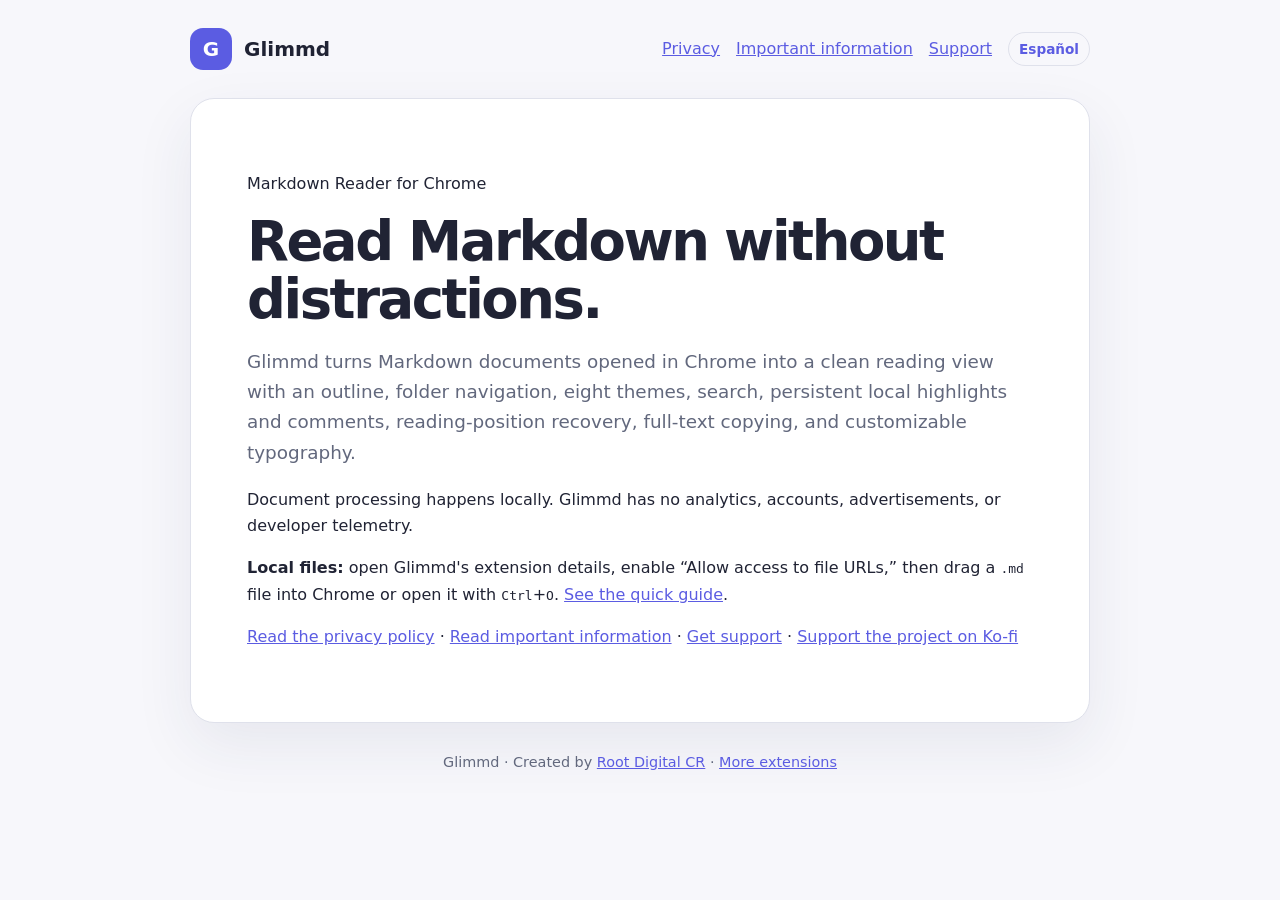
<file: index.html>
<!doctype html>
<html lang="en">
<head>
  <meta charset="utf-8">
  <meta name="viewport" content="width=device-width, initial-scale=1">
  <meta name="description" content="Official public information, privacy policy, and support for the Glimmd Chrome extension.">
  <title>Glimmd — Markdown Reader</title>
  <link rel="stylesheet" href="styles.css">
</head>
<body>
  <header>
    <a class="brand" href="index.html"><span class="mark">G</span><strong>Glimmd</strong></a>
    <nav><a href="privacy.html">Privacy</a><a href="important-information.html">Important information</a><a href="support.html">Support</a><a class="language-link" href="es/" lang="es">Español</a></nav>
  </header>
  <main>
    <p>Markdown Reader for Chrome</p>
    <h1>Read Markdown without distractions.</h1>
    <p class="lead">Glimmd turns Markdown documents opened in Chrome into a clean reading view with an outline, folder navigation, eight themes, search, persistent local highlights and comments, reading-position recovery, full-text copying, and customizable typography.</p>
    <p>Document processing happens locally. Glimmd has no analytics, accounts, advertisements, or developer telemetry.</p>
    <p><strong>Local files:</strong> open Glimmd's extension details, enable “Allow access to file URLs,” then drag a <code>.md</code> file into Chrome or open it with <kbd>Ctrl</kbd>+<kbd>O</kbd>. <a href="support.html">See the quick guide</a>.</p>
    <p><a href="privacy.html">Read the privacy policy</a> · <a href="important-information.html">Read important information</a> · <a href="support.html">Get support</a> · <a href="https://ko-fi.com/rootdigitalcr" rel="noopener noreferrer">Support the project on Ko-fi</a></p>
  </main>
  <footer>Glimmd · Created by <a href="https://root-cr.com/" rel="noopener noreferrer">Root Digital CR</a> · <a href="https://root-cr.com/extensions" target="_blank" rel="noopener noreferrer" referrerpolicy="no-referrer">More extensions</a></footer>
</body>
</html>
</file>
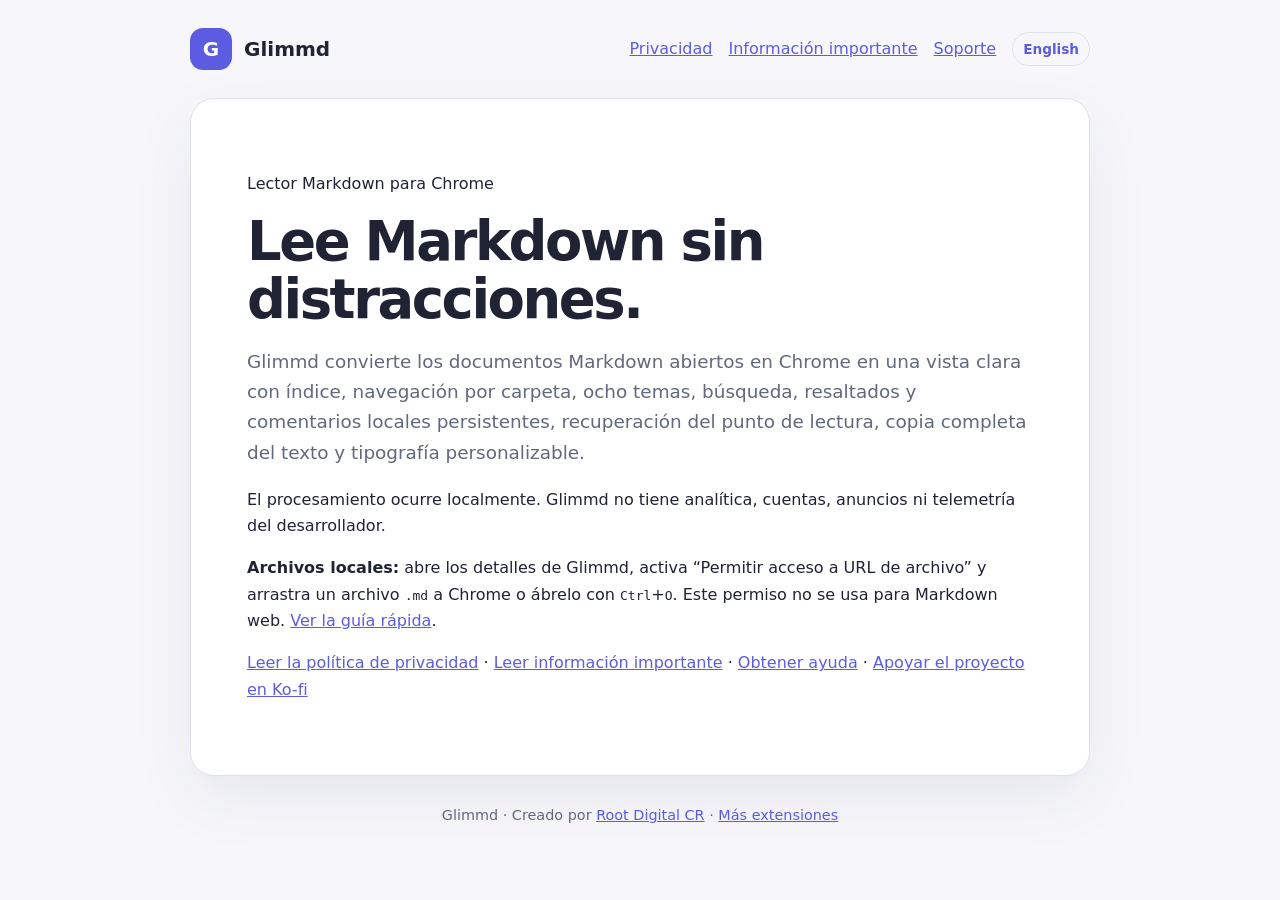
<file: es/index.html>
<!doctype html>
<html lang="es">
<head>
  <meta charset="utf-8">
  <meta name="viewport" content="width=device-width, initial-scale=1">
  <meta name="description" content="Información pública, política de privacidad y soporte oficial de la extensión Glimmd para Chrome.">
  <title>Glimmd — Lector Markdown</title>
  <link rel="stylesheet" href="../styles.css">
</head>
<body>
  <header>
    <a class="brand" href="index.html"><span class="mark">G</span><strong>Glimmd</strong></a>
    <nav><a href="privacy.html">Privacidad</a><a href="informacion-importante.html">Información importante</a><a href="support.html">Soporte</a><a class="language-link" href="../" lang="en">English</a></nav>
  </header>
  <main>
    <p>Lector Markdown para Chrome</p>
    <h1>Lee Markdown sin distracciones.</h1>
    <p class="lead">Glimmd convierte los documentos Markdown abiertos en Chrome en una vista clara con índice, navegación por carpeta, ocho temas, búsqueda, resaltados y comentarios locales persistentes, recuperación del punto de lectura, copia completa del texto y tipografía personalizable.</p>
    <p>El procesamiento ocurre localmente. Glimmd no tiene analítica, cuentas, anuncios ni telemetría del desarrollador.</p>
    <p><strong>Archivos locales:</strong> abre los detalles de Glimmd, activa “Permitir acceso a URL de archivo” y arrastra un archivo <code>.md</code> a Chrome o ábrelo con <kbd>Ctrl</kbd>+<kbd>O</kbd>. Este permiso no se usa para Markdown web. <a href="support.html">Ver la guía rápida</a>.</p>
    <p><a href="privacy.html">Leer la política de privacidad</a> · <a href="informacion-importante.html">Leer información importante</a> · <a href="support.html">Obtener ayuda</a> · <a href="https://ko-fi.com/rootdigitalcr" rel="noopener noreferrer">Apoyar el proyecto en Ko-fi</a></p>
  </main>
  <footer>Glimmd · Creado por <a href="https://root-cr.com/" rel="noopener noreferrer">Root Digital CR</a> · <a href="https://root-cr.com/extensions" target="_blank" rel="noopener noreferrer" referrerpolicy="no-referrer">Más extensiones</a></footer>
</body>
</html>
</file>
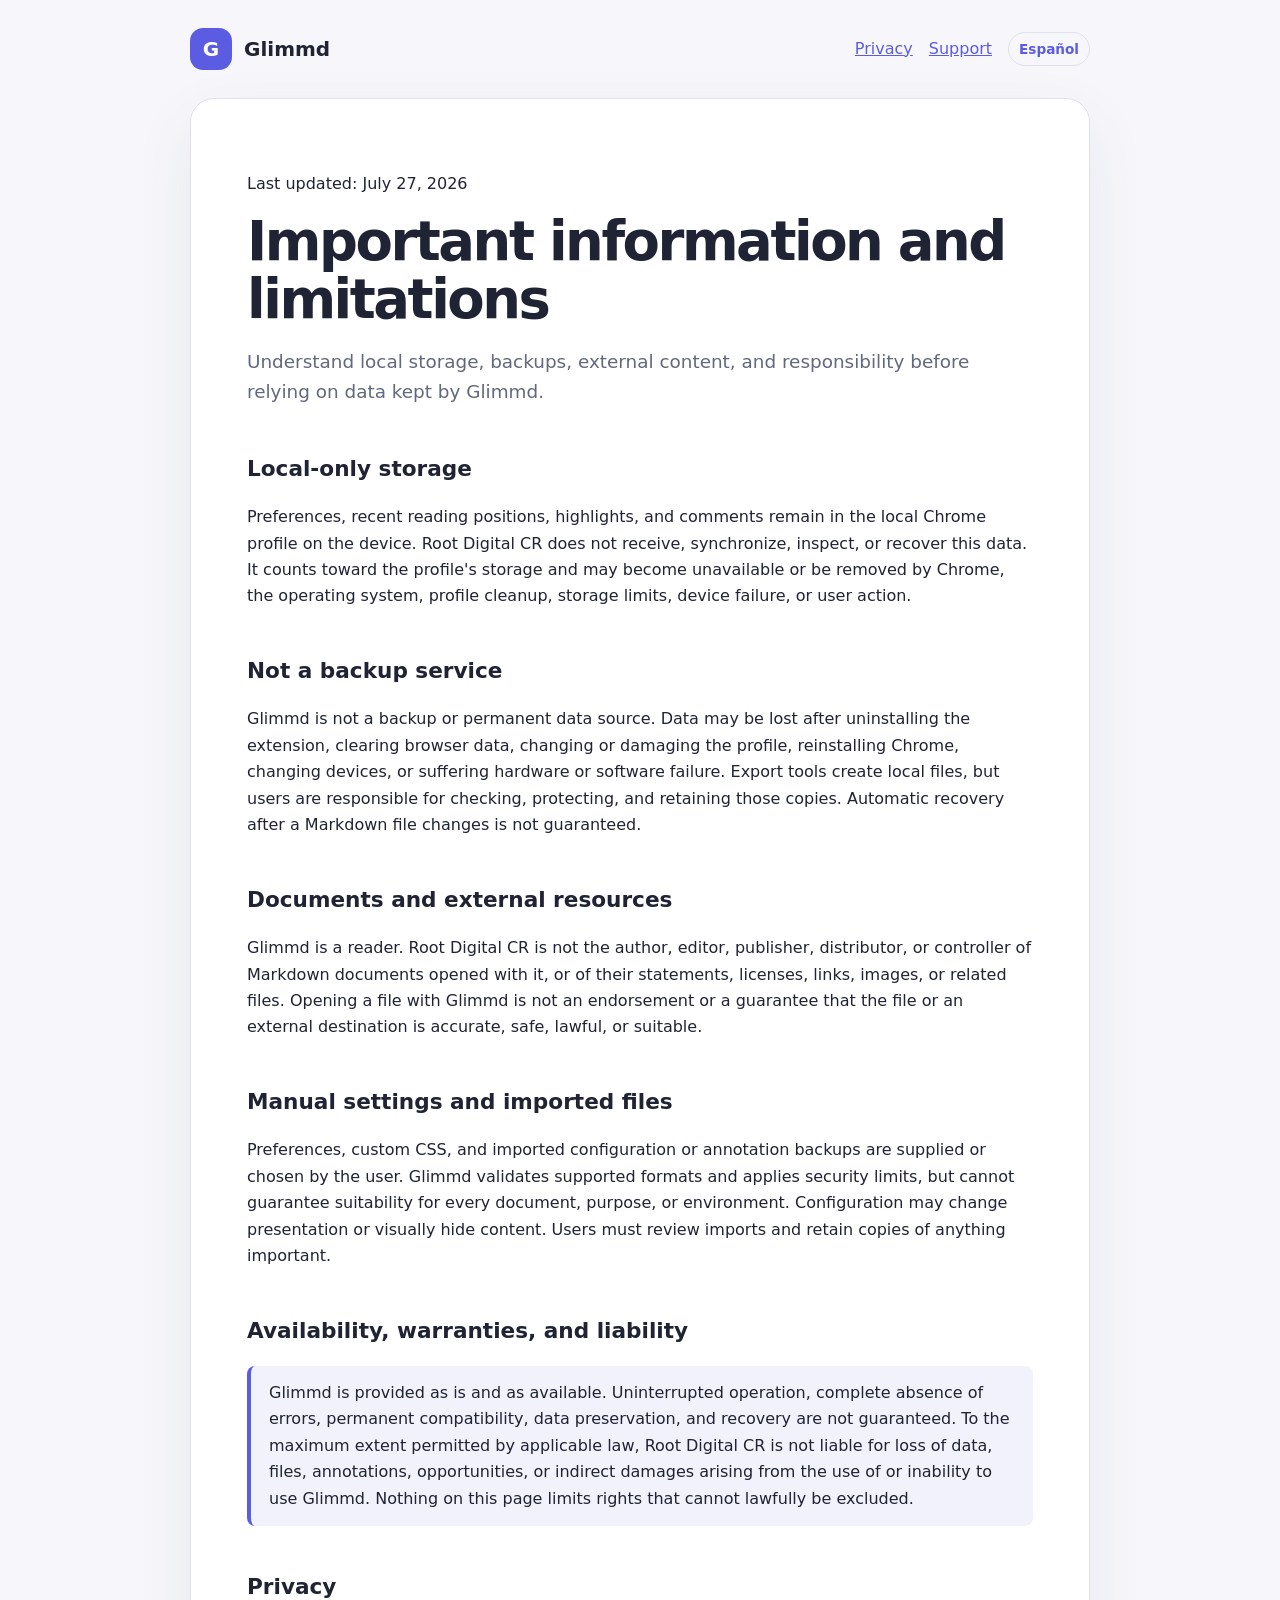
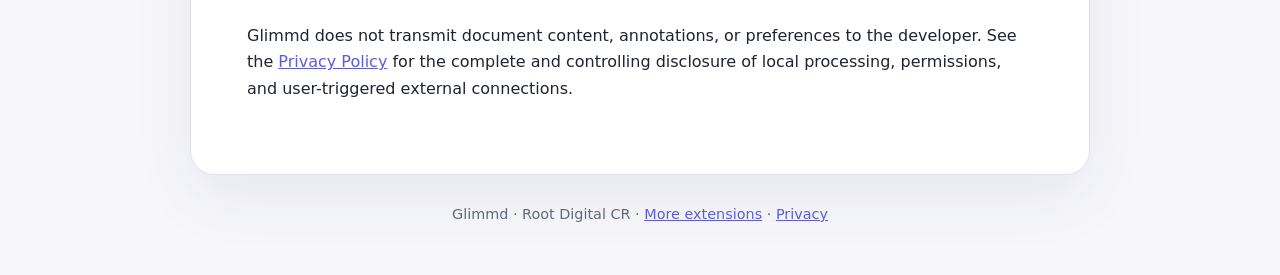
<file: important-information.html>
<!doctype html>
<html lang="en">
<head>
  <meta charset="utf-8">
  <meta name="viewport" content="width=device-width, initial-scale=1">
  <meta name="description" content="Important information about local storage, backups, external content, and limitations of Glimmd.">
  <title>Important Information — Glimmd</title>
  <link rel="stylesheet" href="styles.css">
</head>
<body>
  <header>
    <a class="brand" href="index.html"><span class="mark">G</span><strong>Glimmd</strong></a>
    <nav><a href="privacy.html">Privacy</a><a href="support.html">Support</a><a class="language-link" href="es/informacion-importante.html" lang="es">Español</a></nav>
  </header>
  <main>
    <p>Last updated: July 27, 2026</p>
    <h1>Important information and limitations</h1>
    <p class="lead">Understand local storage, backups, external content, and responsibility before relying on data kept by Glimmd.</p>
    <h2>Local-only storage</h2>
    <p>Preferences, recent reading positions, highlights, and comments remain in the local Chrome profile on the device. Root Digital CR does not receive, synchronize, inspect, or recover this data. It counts toward the profile's storage and may become unavailable or be removed by Chrome, the operating system, profile cleanup, storage limits, device failure, or user action.</p>
    <h2>Not a backup service</h2>
    <p>Glimmd is not a backup or permanent data source. Data may be lost after uninstalling the extension, clearing browser data, changing or damaging the profile, reinstalling Chrome, changing devices, or suffering hardware or software failure. Export tools create local files, but users are responsible for checking, protecting, and retaining those copies. Automatic recovery after a Markdown file changes is not guaranteed.</p>
    <h2>Documents and external resources</h2>
    <p>Glimmd is a reader. Root Digital CR is not the author, editor, publisher, distributor, or controller of Markdown documents opened with it, or of their statements, licenses, links, images, or related files. Opening a file with Glimmd is not an endorsement or a guarantee that the file or an external destination is accurate, safe, lawful, or suitable.</p>
    <h2>Manual settings and imported files</h2>
    <p>Preferences, custom CSS, and imported configuration or annotation backups are supplied or chosen by the user. Glimmd validates supported formats and applies security limits, but cannot guarantee suitability for every document, purpose, or environment. Configuration may change presentation or visually hide content. Users must review imports and retain copies of anything important.</p>
    <h2>Availability, warranties, and liability</h2>
    <p class="notice">Glimmd is provided as is and as available. Uninterrupted operation, complete absence of errors, permanent compatibility, data preservation, and recovery are not guaranteed. To the maximum extent permitted by applicable law, Root Digital CR is not liable for loss of data, files, annotations, opportunities, or indirect damages arising from the use of or inability to use Glimmd. Nothing on this page limits rights that cannot lawfully be excluded.</p>
    <h2>Privacy</h2>
    <p>Glimmd does not transmit document content, annotations, or preferences to the developer. See the <a href="privacy.html">Privacy Policy</a> for the complete and controlling disclosure of local processing, permissions, and user-triggered external connections.</p>
  </main>
  <footer>Glimmd · Root Digital CR · <a href="https://root-cr.com/extensions" target="_blank" rel="noopener noreferrer" referrerpolicy="no-referrer">More extensions</a> · <a href="privacy.html">Privacy</a></footer>
</body>
</html>
</file>
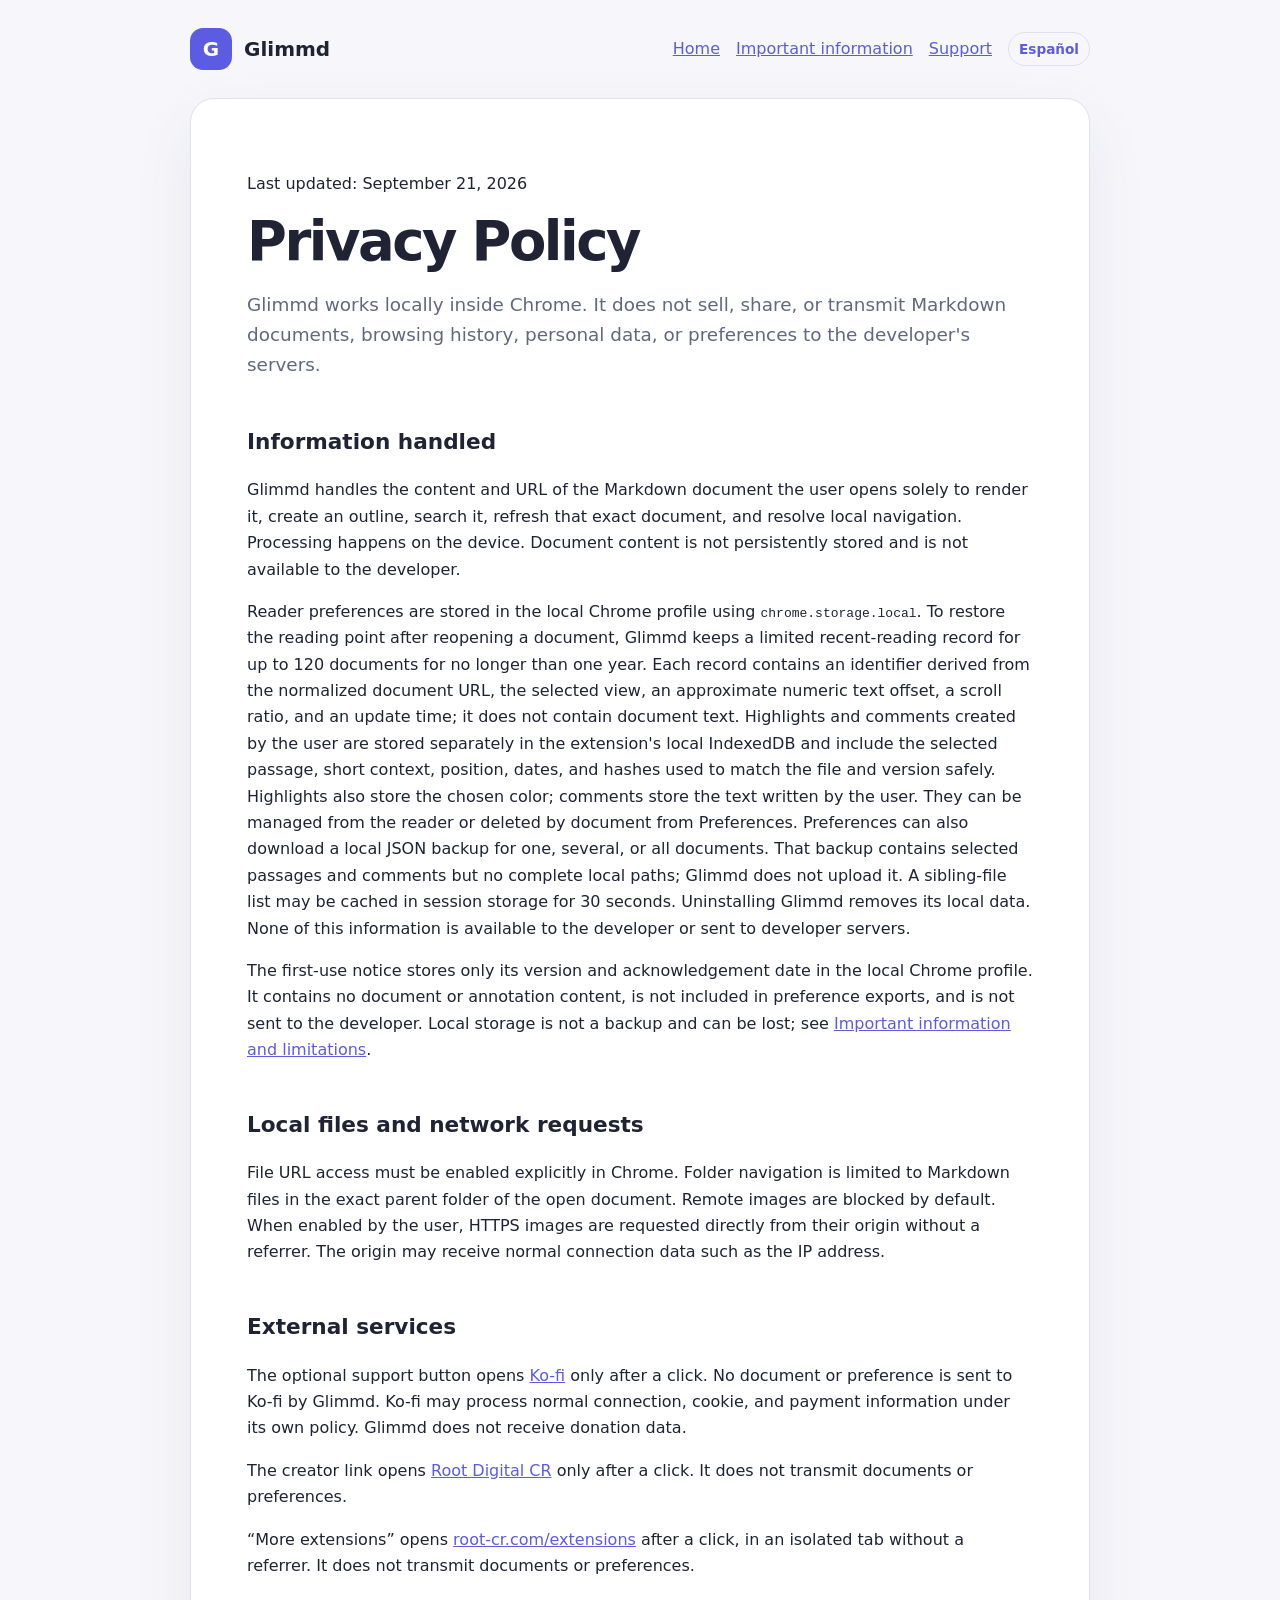
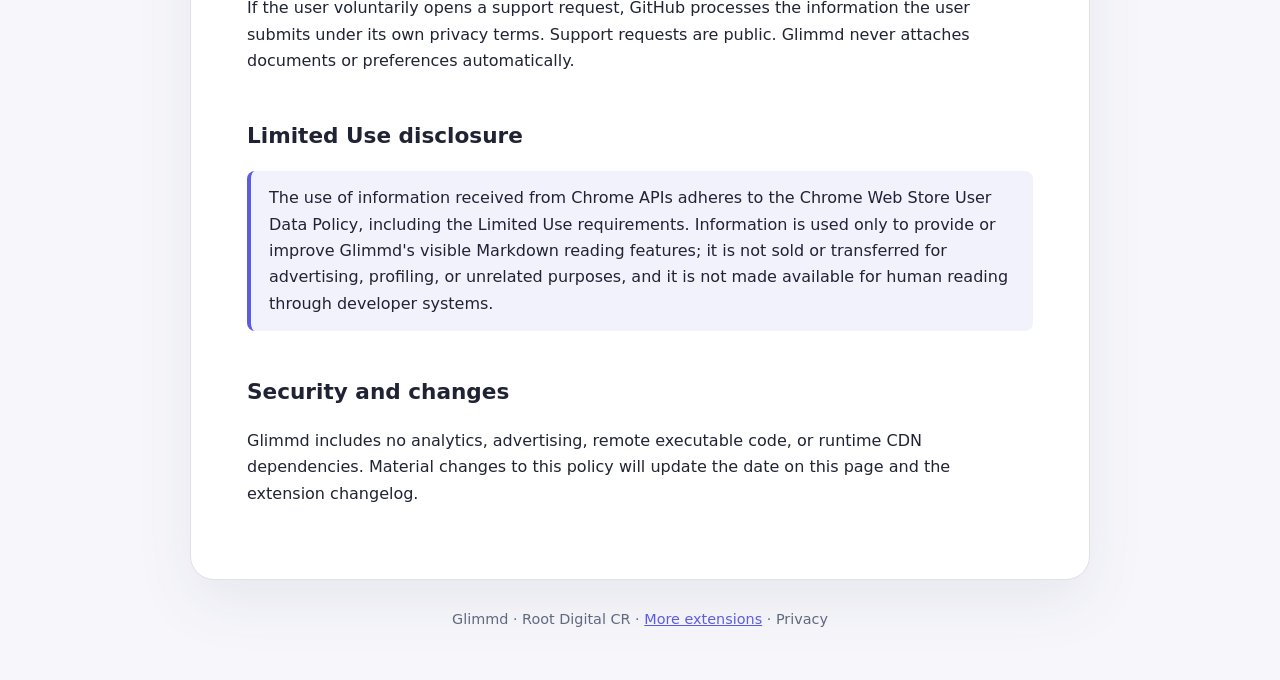
<file: privacy.html>
<!doctype html>
<html lang="en">
<head>
  <meta charset="utf-8">
  <meta name="viewport" content="width=device-width, initial-scale=1">
  <meta name="description" content="Privacy policy for the Glimmd Chrome extension.">
  <title>Privacy Policy — Glimmd</title>
  <link rel="stylesheet" href="styles.css">
</head>
<body>
  <header>
    <a class="brand" href="index.html"><span class="mark">G</span><strong>Glimmd</strong></a>
    <nav><a href="index.html">Home</a><a href="important-information.html">Important information</a><a href="support.html">Support</a><a class="language-link" href="es/privacy.html" lang="es">Español</a></nav>
  </header>
  <main>
    <p>Last updated: September 21, 2026</p>
    <h1>Privacy Policy</h1>
    <p class="lead">Glimmd works locally inside Chrome. It does not sell, share, or transmit Markdown documents, browsing history, personal data, or preferences to the developer's servers.</p>
    <h2>Information handled</h2>
    <p>Glimmd handles the content and URL of the Markdown document the user opens solely to render it, create an outline, search it, refresh that exact document, and resolve local navigation. Processing happens on the device. Document content is not persistently stored and is not available to the developer.</p>
    <p>Reader preferences are stored in the local Chrome profile using <code>chrome.storage.local</code>. To restore the reading point after reopening a document, Glimmd keeps a limited recent-reading record for up to 120 documents for no longer than one year. Each record contains an identifier derived from the normalized document URL, the selected view, an approximate numeric text offset, a scroll ratio, and an update time; it does not contain document text. Highlights and comments created by the user are stored separately in the extension's local IndexedDB and include the selected passage, short context, position, dates, and hashes used to match the file and version safely. Highlights also store the chosen color; comments store the text written by the user. They can be managed from the reader or deleted by document from Preferences. Preferences can also download a local JSON backup for one, several, or all documents. That backup contains selected passages and comments but no complete local paths; Glimmd does not upload it. A sibling-file list may be cached in session storage for 30 seconds. Uninstalling Glimmd removes its local data. None of this information is available to the developer or sent to developer servers.</p>
    <p>The first-use notice stores only its version and acknowledgement date in the local Chrome profile. It contains no document or annotation content, is not included in preference exports, and is not sent to the developer. Local storage is not a backup and can be lost; see <a href="important-information.html">Important information and limitations</a>.</p>
    <h2>Local files and network requests</h2>
    <p>File URL access must be enabled explicitly in Chrome. Folder navigation is limited to Markdown files in the exact parent folder of the open document. Remote images are blocked by default. When enabled by the user, HTTPS images are requested directly from their origin without a referrer. The origin may receive normal connection data such as the IP address.</p>
    <h2>External services</h2>
    <p>The optional support button opens <a href="https://ko-fi.com/rootdigitalcr" rel="noopener noreferrer">Ko-fi</a> only after a click. No document or preference is sent to Ko-fi by Glimmd. Ko-fi may process normal connection, cookie, and payment information under its own policy. Glimmd does not receive donation data.</p>
    <p>The creator link opens <a href="https://root-cr.com/" rel="noopener noreferrer">Root Digital CR</a> only after a click. It does not transmit documents or preferences.</p>
    <p>“More extensions” opens <a href="https://root-cr.com/extensions" target="_blank" rel="noopener noreferrer" referrerpolicy="no-referrer">root-cr.com/extensions</a> after a click, in an isolated tab without a referrer. It does not transmit documents or preferences.</p>
    <p>If the user voluntarily opens a support request, GitHub processes the information the user submits under its own privacy terms. Support requests are public. Glimmd never attaches documents or preferences automatically.</p>
    <h2>Limited Use disclosure</h2>
    <p class="notice">The use of information received from Chrome APIs adheres to the Chrome Web Store User Data Policy, including the Limited Use requirements. Information is used only to provide or improve Glimmd's visible Markdown reading features; it is not sold or transferred for advertising, profiling, or unrelated purposes, and it is not made available for human reading through developer systems.</p>
    <h2>Security and changes</h2>
    <p>Glimmd includes no analytics, advertising, remote executable code, or runtime CDN dependencies. Material changes to this policy will update the date on this page and the extension changelog.</p>
  </main>
  <footer>Glimmd · Root Digital CR · <a href="https://root-cr.com/extensions" target="_blank" rel="noopener noreferrer" referrerpolicy="no-referrer">More extensions</a> · Privacy</footer>
</body>
</html>
</file>
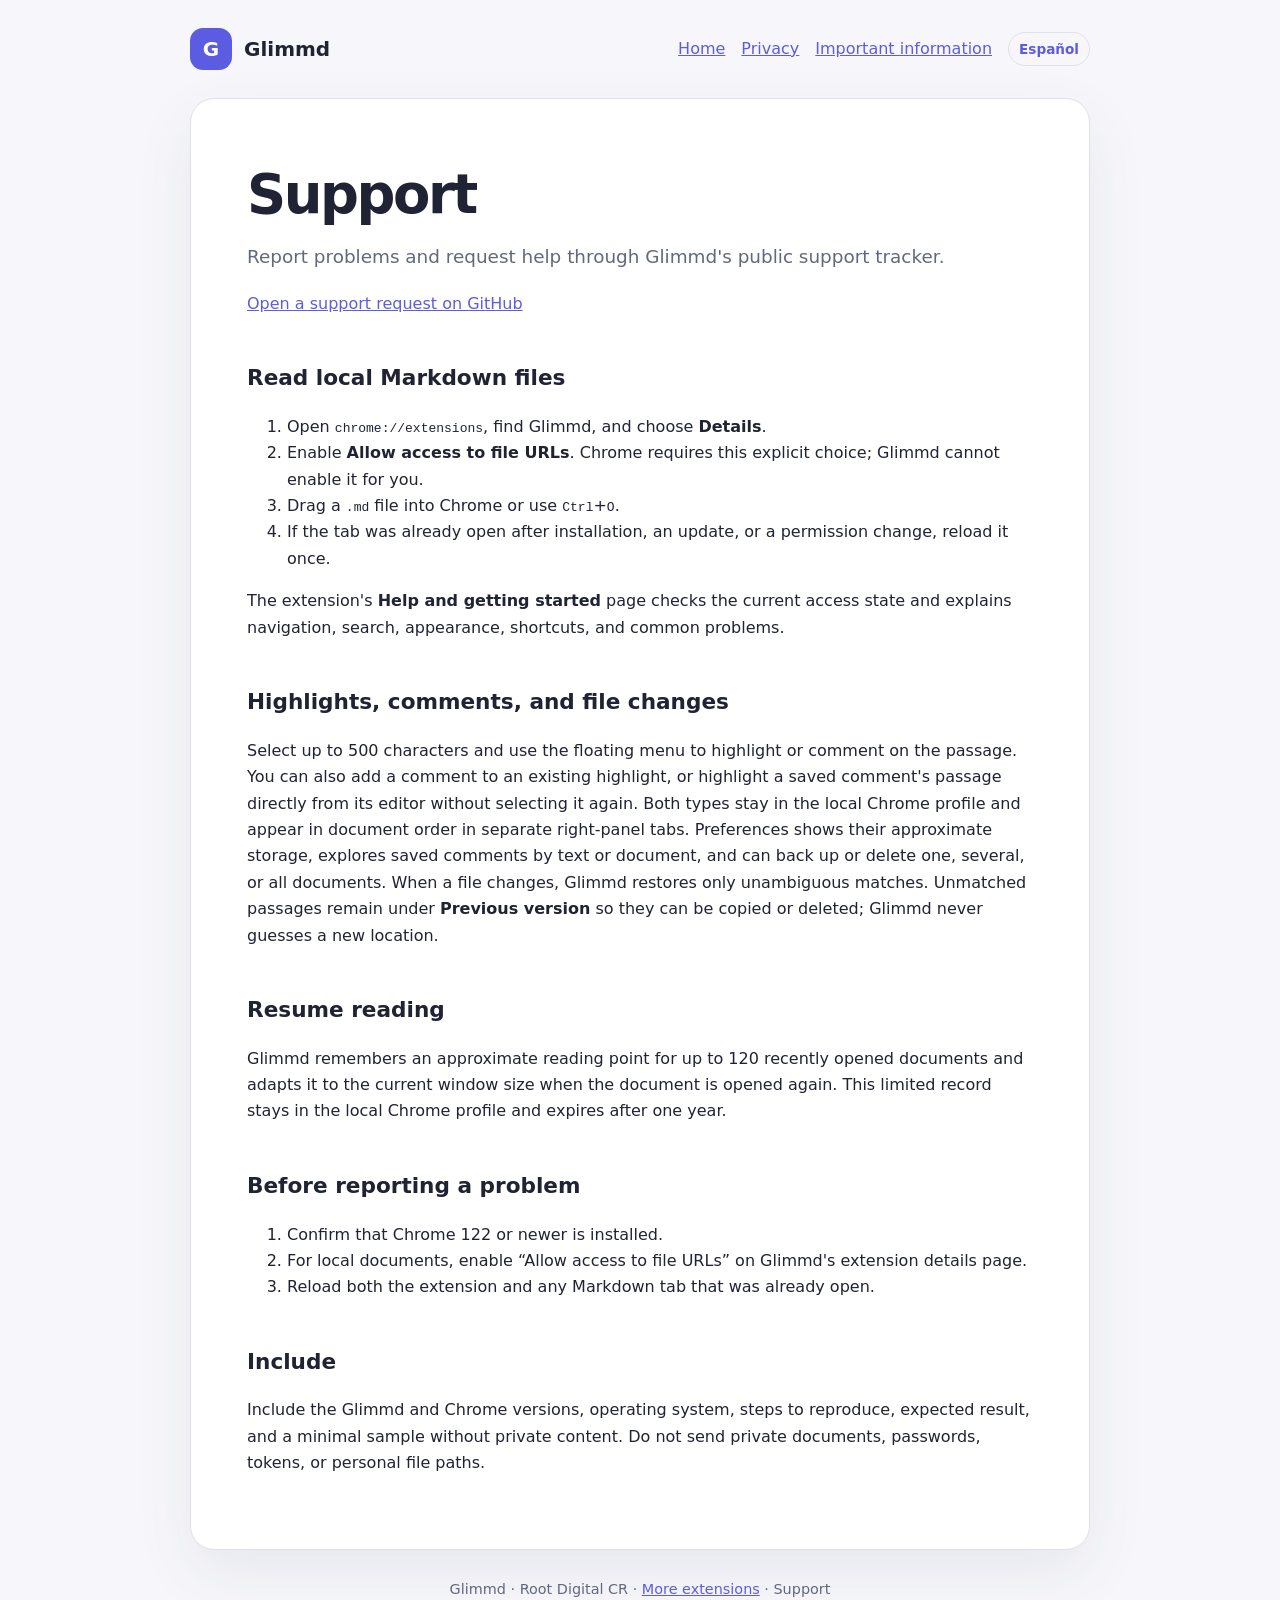
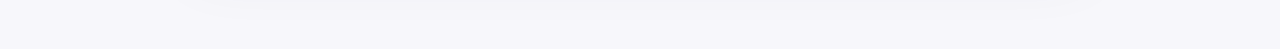
<file: support.html>
<!doctype html>
<html lang="en">
<head>
  <meta charset="utf-8">
  <meta name="viewport" content="width=device-width, initial-scale=1">
  <meta name="description" content="Support information for the Glimmd Chrome extension.">
  <title>Support — Glimmd</title>
  <link rel="stylesheet" href="styles.css">
</head>
<body>
  <header>
    <a class="brand" href="index.html"><span class="mark">G</span><strong>Glimmd</strong></a>
    <nav><a href="index.html">Home</a><a href="privacy.html">Privacy</a><a href="important-information.html">Important information</a><a class="language-link" href="es/support.html" lang="es">Español</a></nav>
  </header>
  <main>
    <h1>Support</h1>
    <p class="lead">Report problems and request help through Glimmd's public support tracker.</p>
    <p><a href="https://github.com/rootdigitalcr/glimmd-pages/issues/new" rel="noopener noreferrer">Open a support request on GitHub</a></p>
    <h2 id="local-files">Read local Markdown files</h2>
    <ol>
      <li>Open <code>chrome://extensions</code>, find Glimmd, and choose <strong>Details</strong>.</li>
      <li>Enable <strong>Allow access to file URLs</strong>. Chrome requires this explicit choice; Glimmd cannot enable it for you.</li>
      <li>Drag a <code>.md</code> file into Chrome or use <kbd>Ctrl</kbd>+<kbd>O</kbd>.</li>
      <li>If the tab was already open after installation, an update, or a permission change, reload it once.</li>
    </ol>
    <p>The extension's <strong>Help and getting started</strong> page checks the current access state and explains navigation, search, appearance, shortcuts, and common problems.</p>
    <h2>Highlights, comments, and file changes</h2>
    <p>Select up to 500 characters and use the floating menu to highlight or comment on the passage. You can also add a comment to an existing highlight, or highlight a saved comment's passage directly from its editor without selecting it again. Both types stay in the local Chrome profile and appear in document order in separate right-panel tabs. Preferences shows their approximate storage, explores saved comments by text or document, and can back up or delete one, several, or all documents. When a file changes, Glimmd restores only unambiguous matches. Unmatched passages remain under <strong>Previous version</strong> so they can be copied or deleted; Glimmd never guesses a new location.</p>
    <h2>Resume reading</h2>
    <p>Glimmd remembers an approximate reading point for up to 120 recently opened documents and adapts it to the current window size when the document is opened again. This limited record stays in the local Chrome profile and expires after one year.</p>
    <h2>Before reporting a problem</h2>
    <ol>
      <li>Confirm that Chrome 122 or newer is installed.</li>
      <li>For local documents, enable “Allow access to file URLs” on Glimmd's extension details page.</li>
      <li>Reload both the extension and any Markdown tab that was already open.</li>
    </ol>
    <h2>Include</h2>
    <p>Include the Glimmd and Chrome versions, operating system, steps to reproduce, expected result, and a minimal sample without private content. Do not send private documents, passwords, tokens, or personal file paths.</p>
  </main>
  <footer>Glimmd · Root Digital CR · <a href="https://root-cr.com/extensions" target="_blank" rel="noopener noreferrer" referrerpolicy="no-referrer">More extensions</a> · Support</footer>
</body>
</html>
</file>
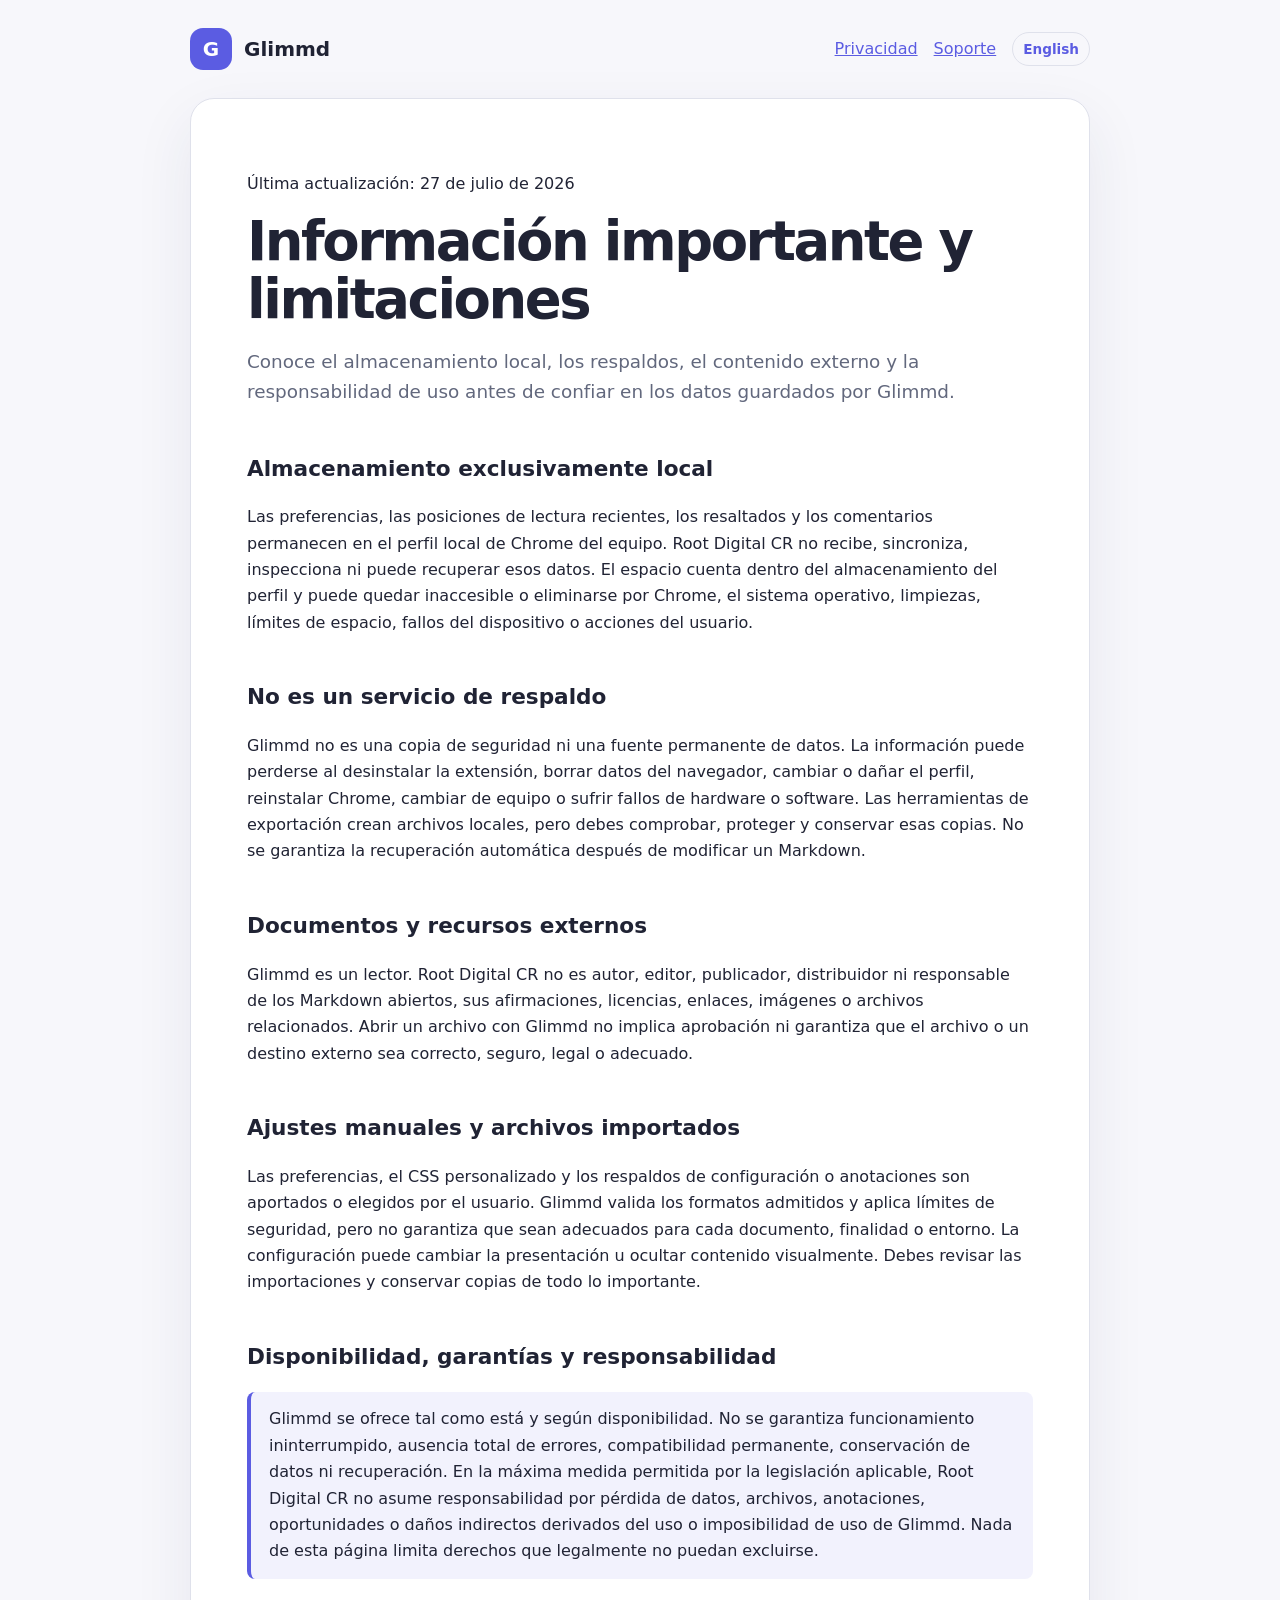
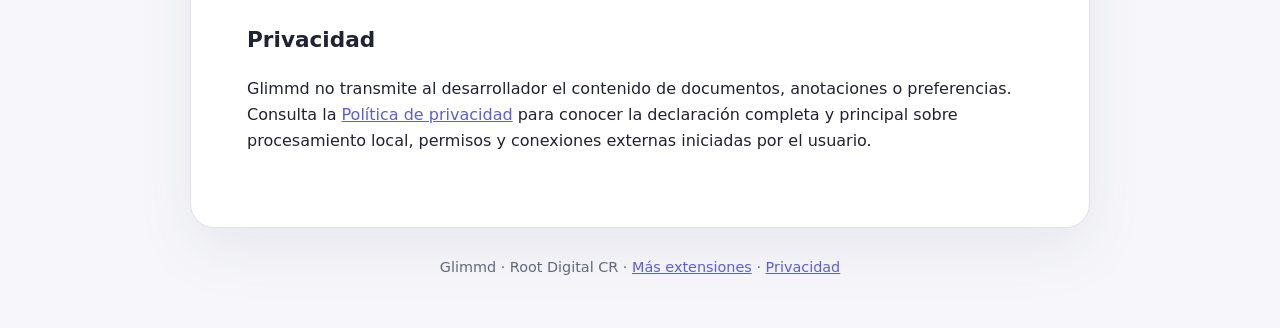
<file: es/informacion-importante.html>
<!doctype html>
<html lang="es">
<head>
  <meta charset="utf-8">
  <meta name="viewport" content="width=device-width, initial-scale=1">
  <meta name="description" content="Información importante sobre almacenamiento local, respaldos, contenido externo y límites de Glimmd.">
  <title>Información importante — Glimmd</title>
  <link rel="stylesheet" href="../styles.css">
</head>
<body>
  <header>
    <a class="brand" href="index.html"><span class="mark">G</span><strong>Glimmd</strong></a>
    <nav><a href="privacy.html">Privacidad</a><a href="support.html">Soporte</a><a class="language-link" href="../important-information.html" lang="en">English</a></nav>
  </header>
  <main>
    <p>Última actualización: 27 de julio de 2026</p>
    <h1>Información importante y limitaciones</h1>
    <p class="lead">Conoce el almacenamiento local, los respaldos, el contenido externo y la responsabilidad de uso antes de confiar en los datos guardados por Glimmd.</p>
    <h2>Almacenamiento exclusivamente local</h2>
    <p>Las preferencias, las posiciones de lectura recientes, los resaltados y los comentarios permanecen en el perfil local de Chrome del equipo. Root Digital CR no recibe, sincroniza, inspecciona ni puede recuperar esos datos. El espacio cuenta dentro del almacenamiento del perfil y puede quedar inaccesible o eliminarse por Chrome, el sistema operativo, limpiezas, límites de espacio, fallos del dispositivo o acciones del usuario.</p>
    <h2>No es un servicio de respaldo</h2>
    <p>Glimmd no es una copia de seguridad ni una fuente permanente de datos. La información puede perderse al desinstalar la extensión, borrar datos del navegador, cambiar o dañar el perfil, reinstalar Chrome, cambiar de equipo o sufrir fallos de hardware o software. Las herramientas de exportación crean archivos locales, pero debes comprobar, proteger y conservar esas copias. No se garantiza la recuperación automática después de modificar un Markdown.</p>
    <h2>Documentos y recursos externos</h2>
    <p>Glimmd es un lector. Root Digital CR no es autor, editor, publicador, distribuidor ni responsable de los Markdown abiertos, sus afirmaciones, licencias, enlaces, imágenes o archivos relacionados. Abrir un archivo con Glimmd no implica aprobación ni garantiza que el archivo o un destino externo sea correcto, seguro, legal o adecuado.</p>
    <h2>Ajustes manuales y archivos importados</h2>
    <p>Las preferencias, el CSS personalizado y los respaldos de configuración o anotaciones son aportados o elegidos por el usuario. Glimmd valida los formatos admitidos y aplica límites de seguridad, pero no garantiza que sean adecuados para cada documento, finalidad o entorno. La configuración puede cambiar la presentación u ocultar contenido visualmente. Debes revisar las importaciones y conservar copias de todo lo importante.</p>
    <h2>Disponibilidad, garantías y responsabilidad</h2>
    <p class="notice">Glimmd se ofrece tal como está y según disponibilidad. No se garantiza funcionamiento ininterrumpido, ausencia total de errores, compatibilidad permanente, conservación de datos ni recuperación. En la máxima medida permitida por la legislación aplicable, Root Digital CR no asume responsabilidad por pérdida de datos, archivos, anotaciones, oportunidades o daños indirectos derivados del uso o imposibilidad de uso de Glimmd. Nada de esta página limita derechos que legalmente no puedan excluirse.</p>
    <h2>Privacidad</h2>
    <p>Glimmd no transmite al desarrollador el contenido de documentos, anotaciones o preferencias. Consulta la <a href="privacy.html">Política de privacidad</a> para conocer la declaración completa y principal sobre procesamiento local, permisos y conexiones externas iniciadas por el usuario.</p>
  </main>
  <footer>Glimmd · Root Digital CR · <a href="https://root-cr.com/extensions" target="_blank" rel="noopener noreferrer" referrerpolicy="no-referrer">Más extensiones</a> · <a href="privacy.html">Privacidad</a></footer>
</body>
</html>
</file>
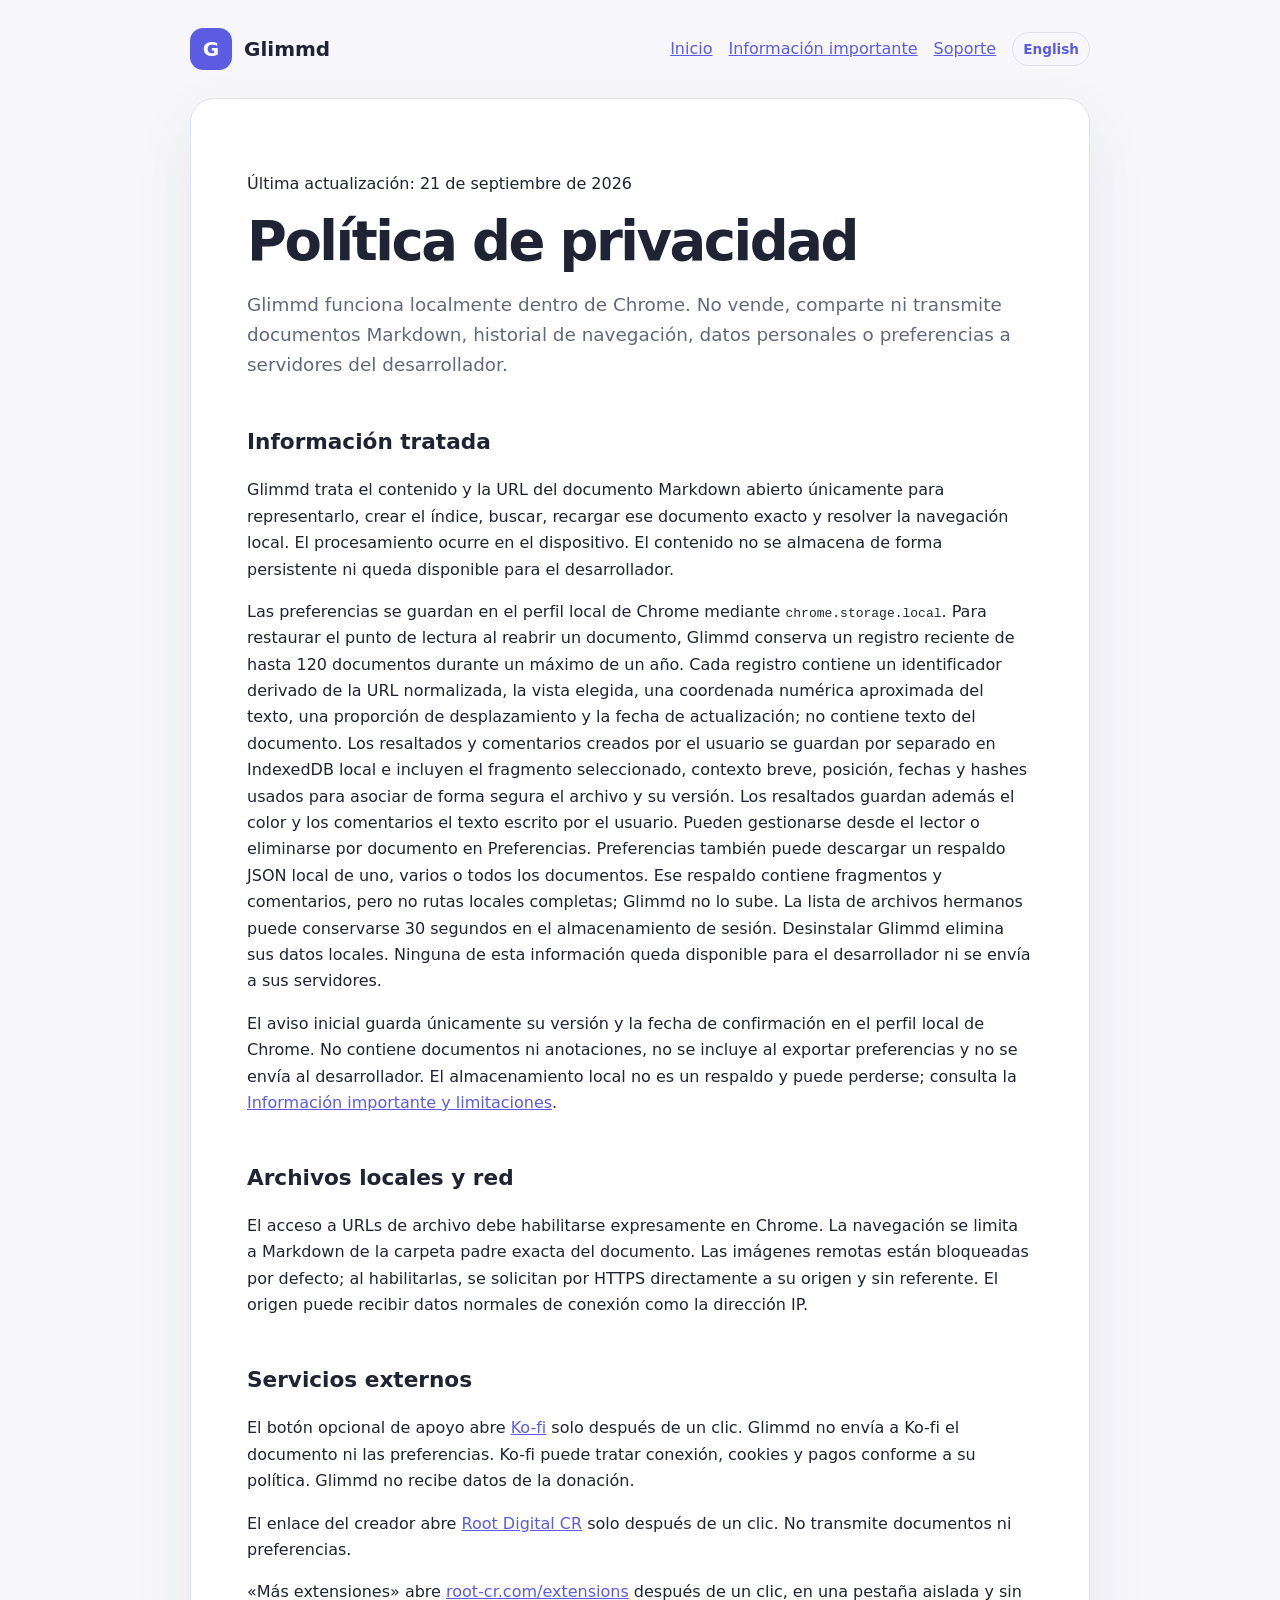
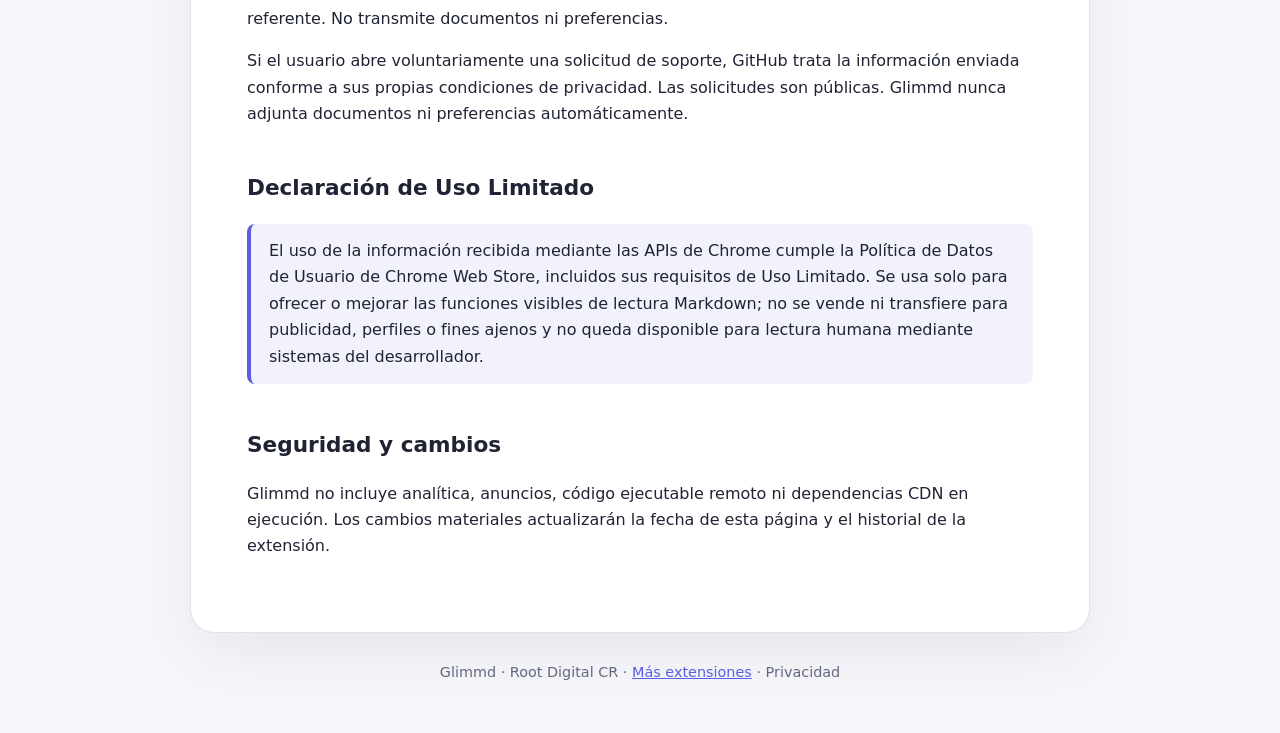
<file: es/privacy.html>
<!doctype html>
<html lang="es">
<head>
  <meta charset="utf-8">
  <meta name="viewport" content="width=device-width, initial-scale=1">
  <meta name="description" content="Política de privacidad de la extensión Glimmd para Chrome.">
  <title>Política de privacidad — Glimmd</title>
  <link rel="stylesheet" href="../styles.css">
</head>
<body>
  <header>
    <a class="brand" href="index.html"><span class="mark">G</span><strong>Glimmd</strong></a>
    <nav><a href="index.html">Inicio</a><a href="informacion-importante.html">Información importante</a><a href="support.html">Soporte</a><a class="language-link" href="../privacy.html" lang="en">English</a></nav>
  </header>
  <main>
    <p>Última actualización: 21 de septiembre de 2026</p>
    <h1>Política de privacidad</h1>
    <p class="lead">Glimmd funciona localmente dentro de Chrome. No vende, comparte ni transmite documentos Markdown, historial de navegación, datos personales o preferencias a servidores del desarrollador.</p>
    <h2>Información tratada</h2>
    <p>Glimmd trata el contenido y la URL del documento Markdown abierto únicamente para representarlo, crear el índice, buscar, recargar ese documento exacto y resolver la navegación local. El procesamiento ocurre en el dispositivo. El contenido no se almacena de forma persistente ni queda disponible para el desarrollador.</p>
    <p>Las preferencias se guardan en el perfil local de Chrome mediante <code>chrome.storage.local</code>. Para restaurar el punto de lectura al reabrir un documento, Glimmd conserva un registro reciente de hasta 120 documentos durante un máximo de un año. Cada registro contiene un identificador derivado de la URL normalizada, la vista elegida, una coordenada numérica aproximada del texto, una proporción de desplazamiento y la fecha de actualización; no contiene texto del documento. Los resaltados y comentarios creados por el usuario se guardan por separado en IndexedDB local e incluyen el fragmento seleccionado, contexto breve, posición, fechas y hashes usados para asociar de forma segura el archivo y su versión. Los resaltados guardan además el color y los comentarios el texto escrito por el usuario. Pueden gestionarse desde el lector o eliminarse por documento en Preferencias. Preferencias también puede descargar un respaldo JSON local de uno, varios o todos los documentos. Ese respaldo contiene fragmentos y comentarios, pero no rutas locales completas; Glimmd no lo sube. La lista de archivos hermanos puede conservarse 30 segundos en el almacenamiento de sesión. Desinstalar Glimmd elimina sus datos locales. Ninguna de esta información queda disponible para el desarrollador ni se envía a sus servidores.</p>
    <p>El aviso inicial guarda únicamente su versión y la fecha de confirmación en el perfil local de Chrome. No contiene documentos ni anotaciones, no se incluye al exportar preferencias y no se envía al desarrollador. El almacenamiento local no es un respaldo y puede perderse; consulta la <a href="informacion-importante.html">Información importante y limitaciones</a>.</p>
    <h2>Archivos locales y red</h2>
    <p>El acceso a URLs de archivo debe habilitarse expresamente en Chrome. La navegación se limita a Markdown de la carpeta padre exacta del documento. Las imágenes remotas están bloqueadas por defecto; al habilitarlas, se solicitan por HTTPS directamente a su origen y sin referente. El origen puede recibir datos normales de conexión como la dirección IP.</p>
    <h2>Servicios externos</h2>
    <p>El botón opcional de apoyo abre <a href="https://ko-fi.com/rootdigitalcr" rel="noopener noreferrer">Ko-fi</a> solo después de un clic. Glimmd no envía a Ko-fi el documento ni las preferencias. Ko-fi puede tratar conexión, cookies y pagos conforme a su política. Glimmd no recibe datos de la donación.</p>
    <p>El enlace del creador abre <a href="https://root-cr.com/" rel="noopener noreferrer">Root Digital CR</a> solo después de un clic. No transmite documentos ni preferencias.</p>
    <p>«Más extensiones» abre <a href="https://root-cr.com/extensions" target="_blank" rel="noopener noreferrer" referrerpolicy="no-referrer">root-cr.com/extensions</a> después de un clic, en una pestaña aislada y sin referente. No transmite documentos ni preferencias.</p>
    <p>Si el usuario abre voluntariamente una solicitud de soporte, GitHub trata la información enviada conforme a sus propias condiciones de privacidad. Las solicitudes son públicas. Glimmd nunca adjunta documentos ni preferencias automáticamente.</p>
    <h2>Declaración de Uso Limitado</h2>
    <p class="notice">El uso de la información recibida mediante las APIs de Chrome cumple la Política de Datos de Usuario de Chrome Web Store, incluidos sus requisitos de Uso Limitado. Se usa solo para ofrecer o mejorar las funciones visibles de lectura Markdown; no se vende ni transfiere para publicidad, perfiles o fines ajenos y no queda disponible para lectura humana mediante sistemas del desarrollador.</p>
    <h2>Seguridad y cambios</h2>
    <p>Glimmd no incluye analítica, anuncios, código ejecutable remoto ni dependencias CDN en ejecución. Los cambios materiales actualizarán la fecha de esta página y el historial de la extensión.</p>
  </main>
  <footer>Glimmd · Root Digital CR · <a href="https://root-cr.com/extensions" target="_blank" rel="noopener noreferrer" referrerpolicy="no-referrer">Más extensiones</a> · Privacidad</footer>
</body>
</html>
</file>
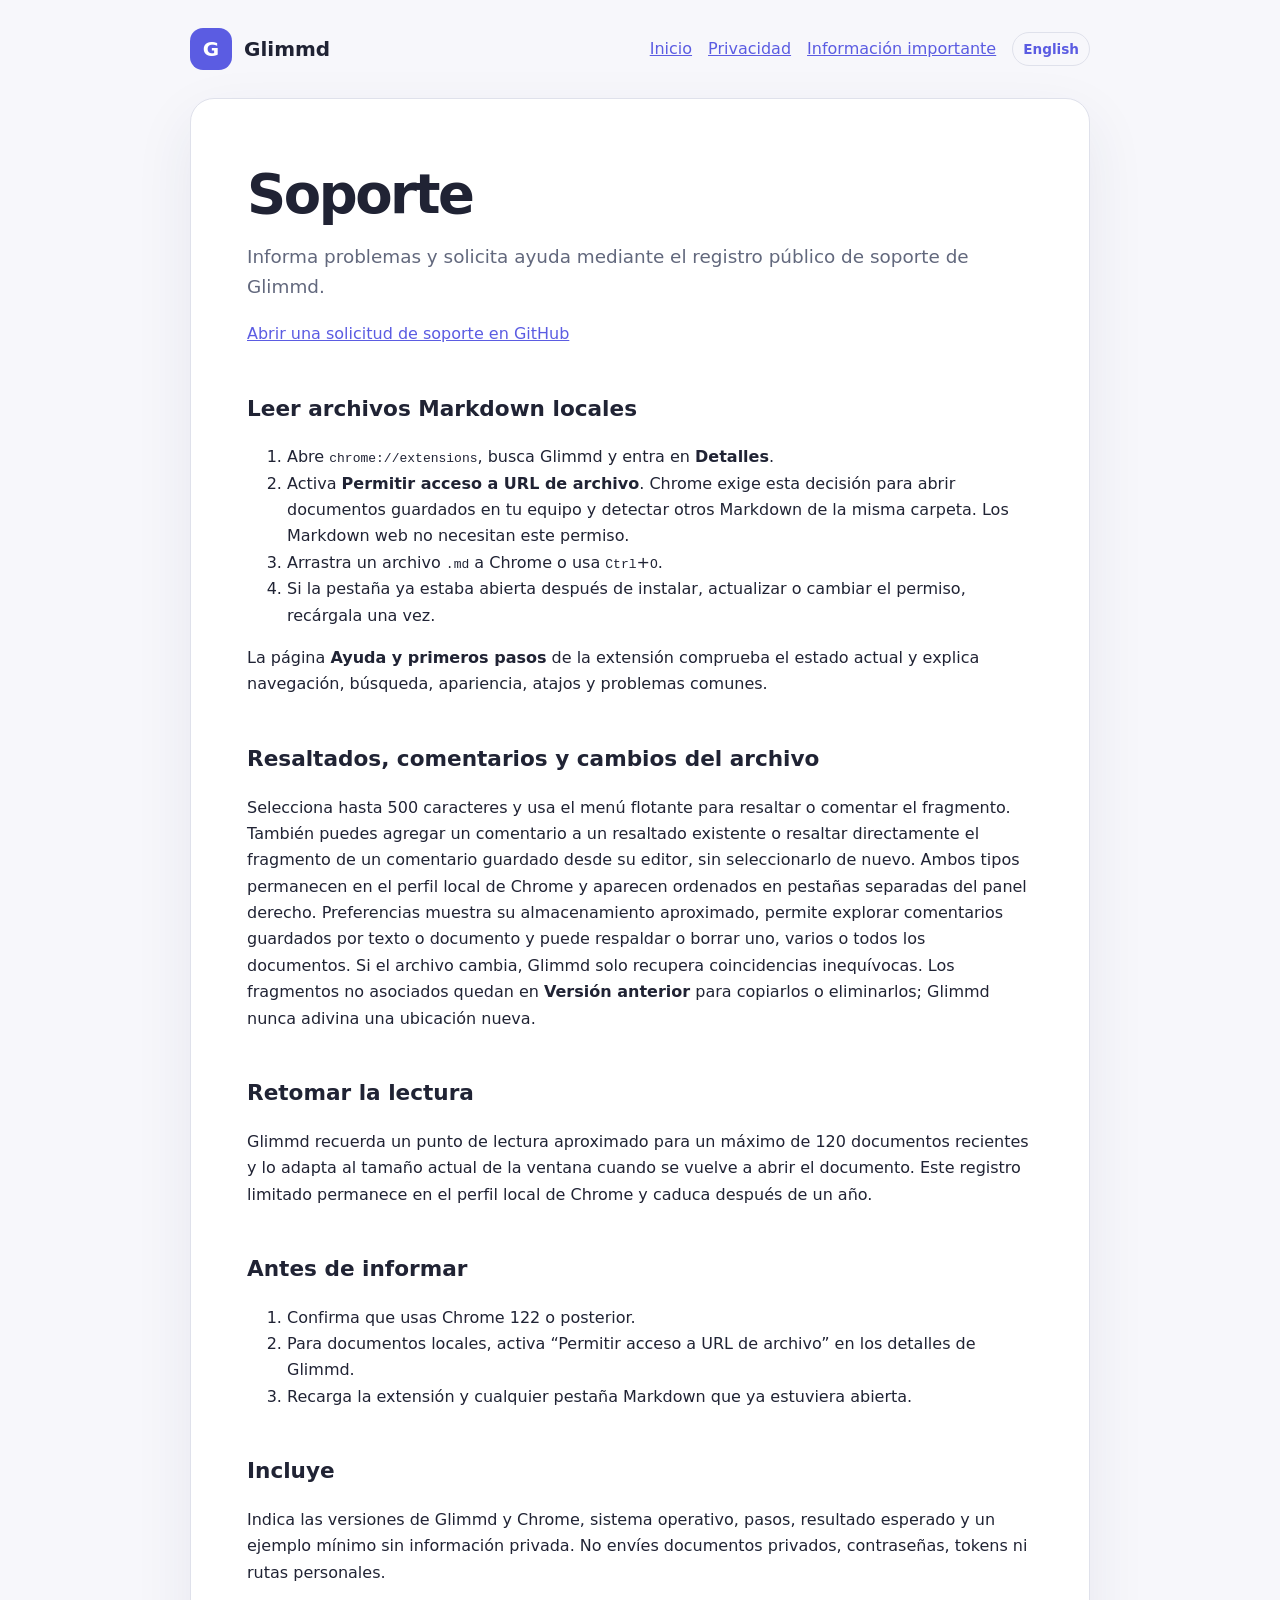
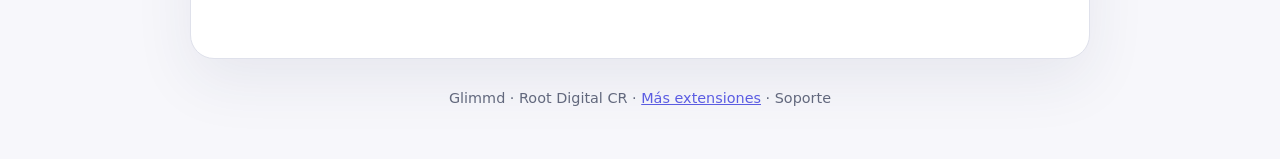
<file: es/support.html>
<!doctype html>
<html lang="es">
<head>
  <meta charset="utf-8">
  <meta name="viewport" content="width=device-width, initial-scale=1">
  <meta name="description" content="Información de soporte de la extensión Glimmd para Chrome.">
  <title>Soporte — Glimmd</title>
  <link rel="stylesheet" href="../styles.css">
</head>
<body>
  <header>
    <a class="brand" href="index.html"><span class="mark">G</span><strong>Glimmd</strong></a>
    <nav><a href="index.html">Inicio</a><a href="privacy.html">Privacidad</a><a href="informacion-importante.html">Información importante</a><a class="language-link" href="../support.html" lang="en">English</a></nav>
  </header>
  <main>
    <h1>Soporte</h1>
    <p class="lead">Informa problemas y solicita ayuda mediante el registro público de soporte de Glimmd.</p>
    <p><a href="https://github.com/rootdigitalcr/glimmd-pages/issues/new" rel="noopener noreferrer">Abrir una solicitud de soporte en GitHub</a></p>
    <h2 id="archivos-locales">Leer archivos Markdown locales</h2>
    <ol>
      <li>Abre <code>chrome://extensions</code>, busca Glimmd y entra en <strong>Detalles</strong>.</li>
      <li>Activa <strong>Permitir acceso a URL de archivo</strong>. Chrome exige esta decisión para abrir documentos guardados en tu equipo y detectar otros Markdown de la misma carpeta. Los Markdown web no necesitan este permiso.</li>
      <li>Arrastra un archivo <code>.md</code> a Chrome o usa <kbd>Ctrl</kbd>+<kbd>O</kbd>.</li>
      <li>Si la pestaña ya estaba abierta después de instalar, actualizar o cambiar el permiso, recárgala una vez.</li>
    </ol>
    <p>La página <strong>Ayuda y primeros pasos</strong> de la extensión comprueba el estado actual y explica navegación, búsqueda, apariencia, atajos y problemas comunes.</p>
    <h2>Resaltados, comentarios y cambios del archivo</h2>
    <p>Selecciona hasta 500 caracteres y usa el menú flotante para resaltar o comentar el fragmento. También puedes agregar un comentario a un resaltado existente o resaltar directamente el fragmento de un comentario guardado desde su editor, sin seleccionarlo de nuevo. Ambos tipos permanecen en el perfil local de Chrome y aparecen ordenados en pestañas separadas del panel derecho. Preferencias muestra su almacenamiento aproximado, permite explorar comentarios guardados por texto o documento y puede respaldar o borrar uno, varios o todos los documentos. Si el archivo cambia, Glimmd solo recupera coincidencias inequívocas. Los fragmentos no asociados quedan en <strong>Versión anterior</strong> para copiarlos o eliminarlos; Glimmd nunca adivina una ubicación nueva.</p>
    <h2>Retomar la lectura</h2>
    <p>Glimmd recuerda un punto de lectura aproximado para un máximo de 120 documentos recientes y lo adapta al tamaño actual de la ventana cuando se vuelve a abrir el documento. Este registro limitado permanece en el perfil local de Chrome y caduca después de un año.</p>
    <h2>Antes de informar</h2>
    <ol>
      <li>Confirma que usas Chrome 122 o posterior.</li>
      <li>Para documentos locales, activa “Permitir acceso a URL de archivo” en los detalles de Glimmd.</li>
      <li>Recarga la extensión y cualquier pestaña Markdown que ya estuviera abierta.</li>
    </ol>
    <h2>Incluye</h2>
    <p>Indica las versiones de Glimmd y Chrome, sistema operativo, pasos, resultado esperado y un ejemplo mínimo sin información privada. No envíes documentos privados, contraseñas, tokens ni rutas personales.</p>
  </main>
  <footer>Glimmd · Root Digital CR · <a href="https://root-cr.com/extensions" target="_blank" rel="noopener noreferrer" referrerpolicy="no-referrer">Más extensiones</a> · Soporte</footer>
</body>
</html>
</file>
<file: styles.css>
:root {
  color-scheme: light dark;
  --bg: #f7f7fb;
  --card: #ffffff;
  --text: #202334;
  --muted: #62687d;
  --line: #dfe1eb;
  --accent: #5b5ce2;
  font-family: Inter, ui-sans-serif, system-ui, -apple-system, BlinkMacSystemFont, "Segoe UI", sans-serif;
}

* { box-sizing: border-box; }
body { margin: 0; background: var(--bg); color: var(--text); line-height: 1.65; }
header, main, footer { width: min(900px, calc(100% - 32px)); margin-inline: auto; }
header { display: flex; align-items: center; justify-content: space-between; gap: 20px; padding: 28px 0; }
.brand { display: flex; align-items: center; gap: 12px; color: inherit; text-decoration: none; font-size: 1.25rem; }
.mark { display: grid; place-items: center; width: 42px; height: 42px; border-radius: 13px; background: var(--accent); color: #fff; font-weight: 800; }
nav { display: flex; align-items: center; flex-wrap: wrap; gap: 16px; }
nav a, main a, footer a { color: var(--accent); }
.language-link { padding: 5px 10px; border: 1px solid var(--line); border-radius: 999px; text-decoration: none; font-size: .85rem; font-weight: 700; }
main { padding: clamp(24px, 5vw, 56px); border: 1px solid var(--line); border-radius: 24px; background: var(--card); box-shadow: 0 22px 60px rgba(43, 45, 90, .08); }
h1 { margin: .2em 0 .35em; font-size: clamp(2rem, 5vw, 3.4rem); line-height: 1.05; letter-spacing: -.045em; }
h2 { margin-top: 2em; font-size: 1.35rem; }
.lead { color: var(--muted); font-size: 1.15rem; }
.notice { padding: 14px 18px; border-left: 4px solid var(--accent); border-radius: 8px; background: color-mix(in srgb, var(--accent) 8%, var(--card)); }
footer { padding: 28px 0 48px; color: var(--muted); font-size: .9rem; text-align: center; }

@media (prefers-color-scheme: dark) {
  :root { --bg: #101119; --card: #181a25; --text: #f1f2fa; --muted: #aeb2c7; --line: #303345; }
}

@media (max-width: 620px) {
  header { align-items: flex-start; flex-direction: column; }
  main { border-radius: 18px; }
}
</file>
